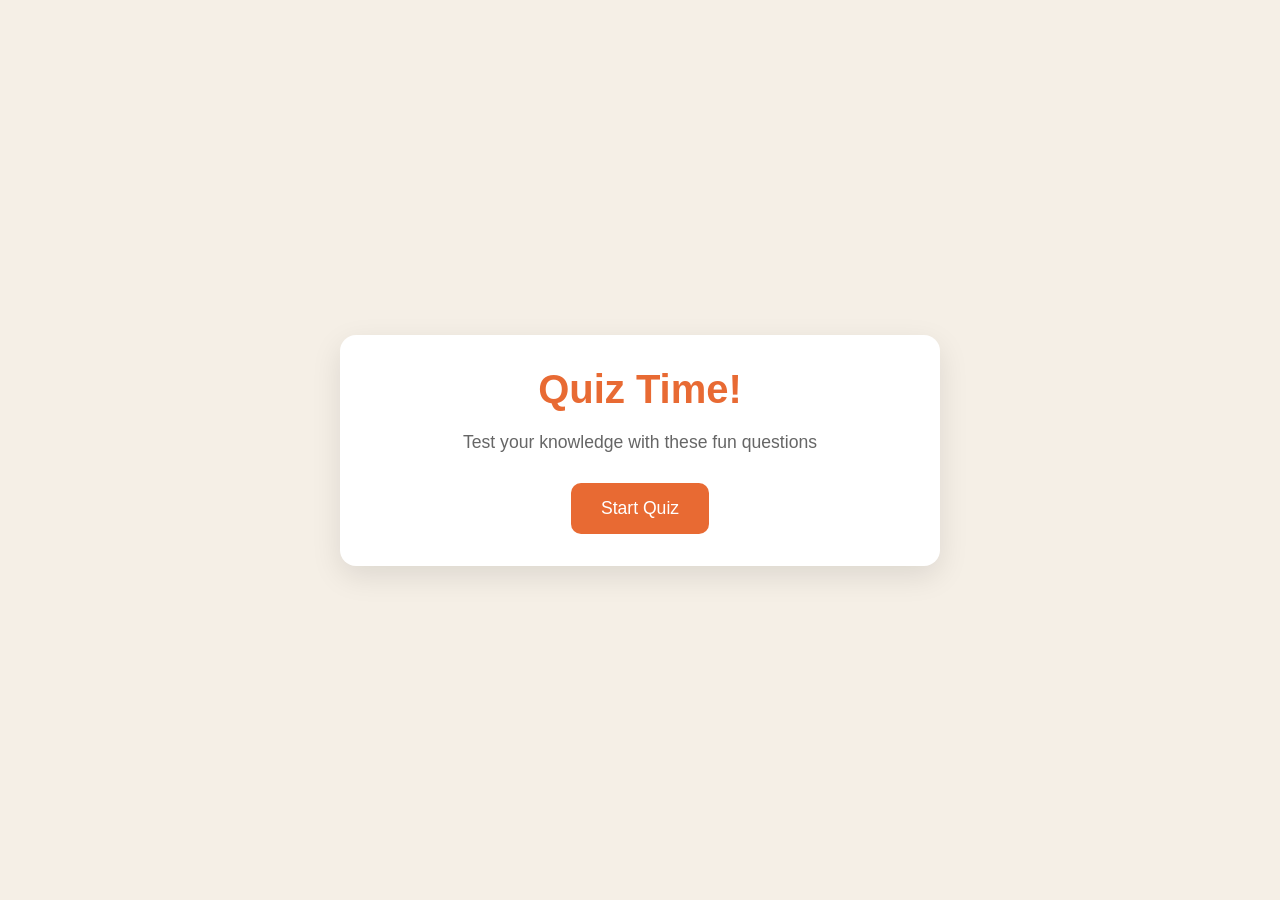
<file: 01-Quiz-Game/index.html>
<!doctype html>
<html lang="en">
  <head>
    <meta charset="UTF-8" />
    <meta name="viewport" content="width=device-width, initial-scale=1.0" />
    <title>Quiz Game</title>
    <link rel="stylesheet" href="style.css" />
  </head>
  <body>
    <div class="container">
      <div class="screen active" id="start-screen">
        <h1>Quiz Time!</h1>
        <p>Test your knowledge with these fun questions</p>
        <button id="start-btn">Start Quiz</button>
      </div>

      <div class="screen" id="quiz-screen">
        <div class="quiz-header">
          <h2 id="question-text">Question goes here</h2>
          <div class="quiz-info">
            <p>
              Question <span id="current-question">1</span> of
              <span id="total-questions">5</span>
            </p>

            <p>Score: <span id="score">0</span></p>
          </div>
        </div>

        <div id="answers-container" class="answers-container">
          <!-- Answer buttons will be insterted here from our js code later at some point -->
        </div>

        <div class="progress-bar">
          <div id="progress" class="progress"></div>
        </div>
      </div>

      <div id="result-screen" class="screen">
        <h1>Quiz Results</h1>
        <div class="result-info">
          <p>
            You scored <span id="final-score">0</span> out of
            <span id="max-score">5</span>
          </p>

          <div id="result-message">Good job!</div>
        </div>
        <button id="restart-btn">Restart Quiz</button>
      </div>
    </div>

    <script src="script.js"></script>
  </body>
</html>
</file>
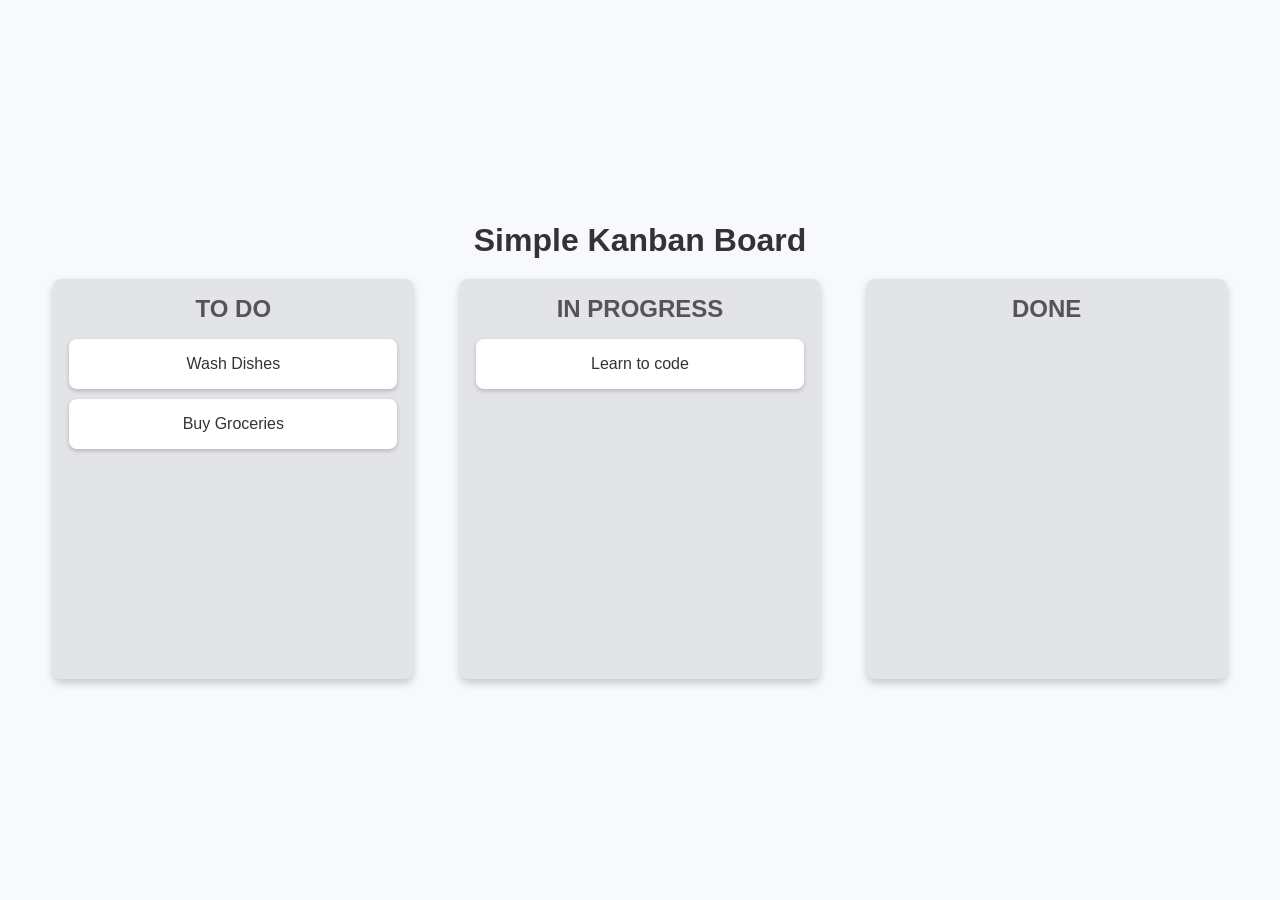
<file: 03-Drag-and-Drop/index.html>
<!doctype html>
<html lang="en">
  <head>
    <meta charset="UTF-8" />
    <meta name="viewport" content="width=device-width, initial-scale=1.0" />
    <link rel="stylesheet" href="style.css" />
    <title>Drag and Drop</title>
  </head>
  <body>
    <div class="container">
      <h1>Simple Kanban Board</h1>

      <div class="board">
        <!-- List 1 -->
        <div class="list" id="list1">
          <h2>TO DO</h2>
          <div class="card" draggable="true" id="card1">Wash Dishes</div>
          <div class="card" draggable="true" id="card2">Buy Groceries</div>
        </div>

        <!-- List 2 -->
        <div class="list" id="list2">
          <h2>IN PROGRESS</h2>
          <div class="card" draggable="true" id="card3">Learn to code</div>
        </div>

        <!-- List 3 -->
        <div class="list" id="list3">
          <h2>DONE</h2>
          <!-- <div class="card" draggable="true" id="card4">Submit Report</div> -->
        </div>
      </div>
    </div>

    <script src="script.js"></script>
  </body>
</html>
</file>
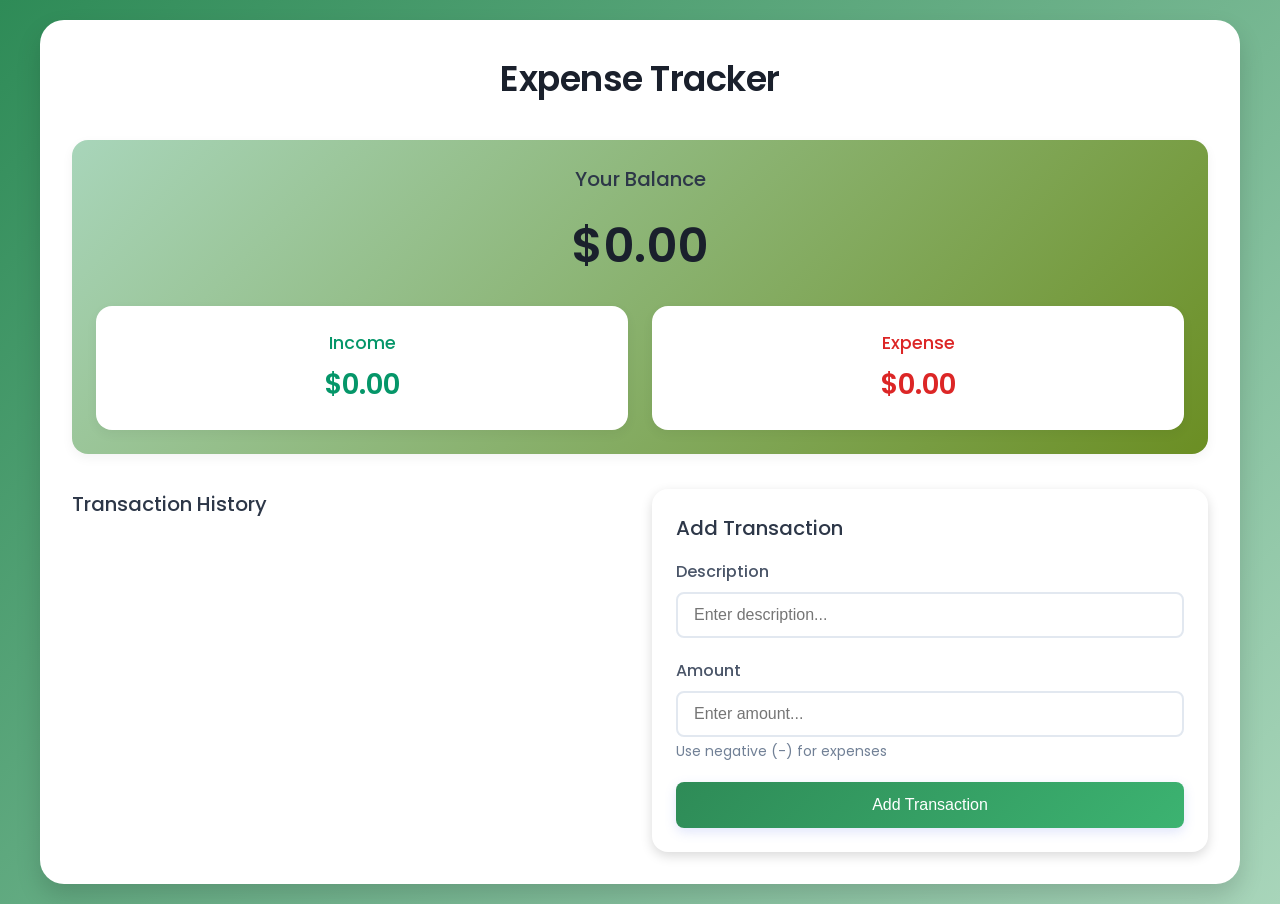
<file: 04-Expense-Tracker/index.html>
<!doctype html>
<html lang="en">
  <head>
    <meta charset="UTF-8" />
    <meta name="viewport" content="width=device-width, initial-scale=1.0" />
    <link rel="stylesheet" href="style.css" />
    <title>Expense Tracker</title>
    <link
      href="https://fonts.googleapis.com/css?family=Poppins:100,100italic,200,200italic,300,300italic,regular,italic,500,500italic,600,600italic,700,700italic,800,800italic,900,900italic"
      rel="stylesheet"
    />
  </head>
  <body>
        <div class="container">
        <h1>Expense Tracker</h1>
        <div class="balance-container">
            <h2>Your Balance</h2>
            <h1 id="balance">$0.00</h1>

            <!-- Summery -->
            <div class="summary">
                <div class="income">
                    <h3>Income</h3>
                    <p id="income-amount">$0.00</p>
                </div>
                <div class="expense">
                    <h3>Expense</h3>
                    <p id="expense-amount">$0.00</p>
                </div>
        </div>
        </div>

        <!-- Main Content -->
         <div class="main-content">
            <!-- Transaction Container -->
            <div class="transaction-container">
                <h2>Transaction History</h2>
                <ul id="transaction-list">
                    <!-- Transaction will be inserted here -->
                </ul>
            </div>
            <!-- Form Container -->
            <div class="form-container">
                <h2>Add Transaction</h2>
                <form id="transaction-form">
                    <div class="form-group">
                        <label for="description">Description</label>
                        <input type="text" id="description" placeholder="Enter description..." required />
                    </div>
                    <div class="form-group">
                        <label for="amount">Amount</label>
                        <input type="number" id="amount" placeholder="Enter amount..." required />
                        <small>Use negative (-) for expenses</small>
                    </div>
                    <button type="submit">Add Transaction</button>
                </form>
            </div>
         </div>
        
    <script src="script.js"></script>
  </body>
</html>
</file>
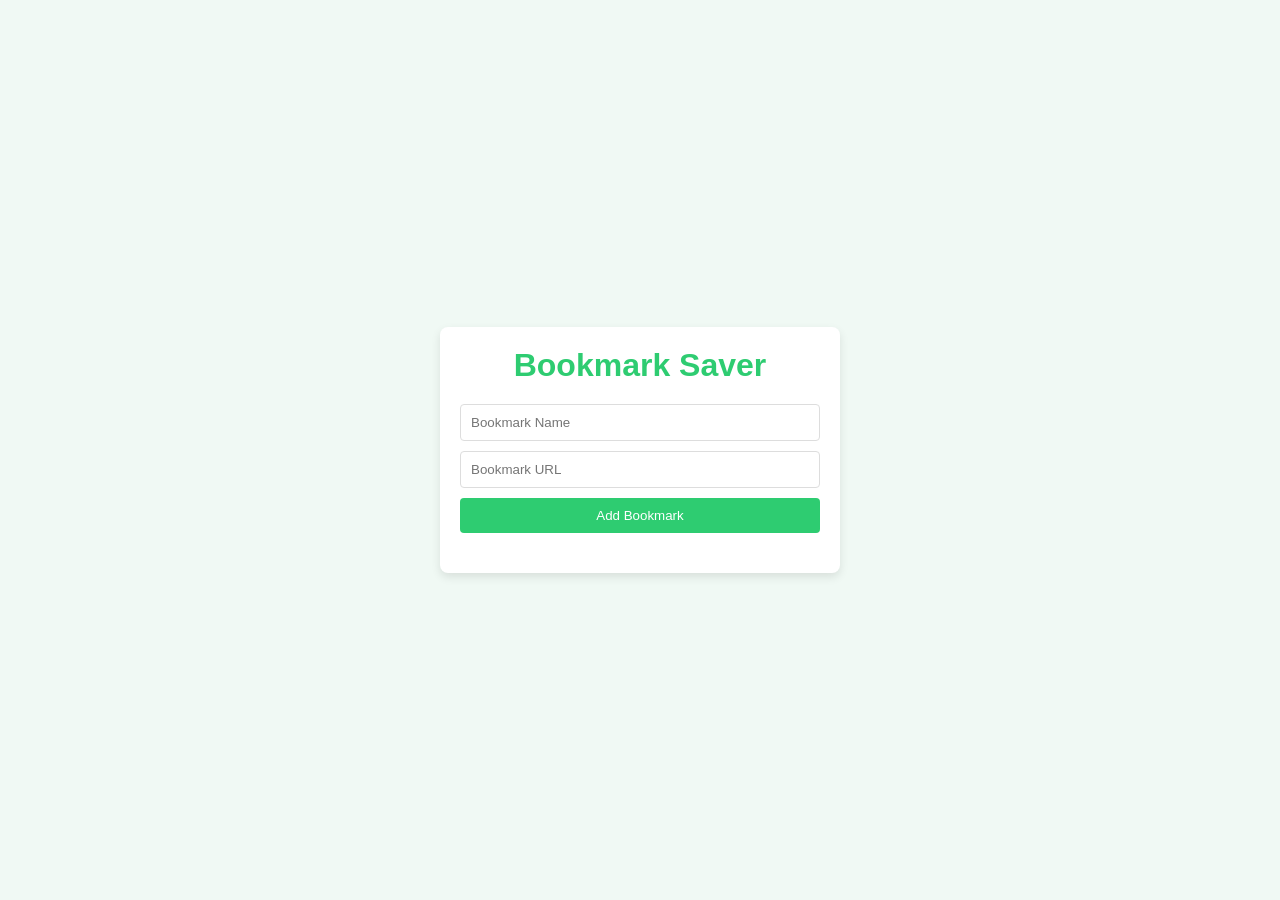
<file: 05-Bookmark-Saver/index.html>
<!doctype html>
<html lang="en">
  <head>
    <meta charset="UTF-8" />
    <meta name="viewport" content="width=device-width, initial-scale=1.0" />
    <title>Bookmark Saver</title>
    <link rel="stylesheet" href="style.css" />
  </head>
  <body>
    <div class="app-container">
      <h1>Bookmark Saver</h1>
      <div class="input-container">
        <input type="text" id="bookmark-name" placeholder="Bookmark Name" />
        <input type="url" id="bookmark-url" placeholder="Bookmark URL" />
        <button id="add-bookmark">Add Bookmark</button>
      </div>

      <ul id="bookmark-list"></ul>
    </div>

    <script src="script.js"></script>
  </body>
</html>
</file>
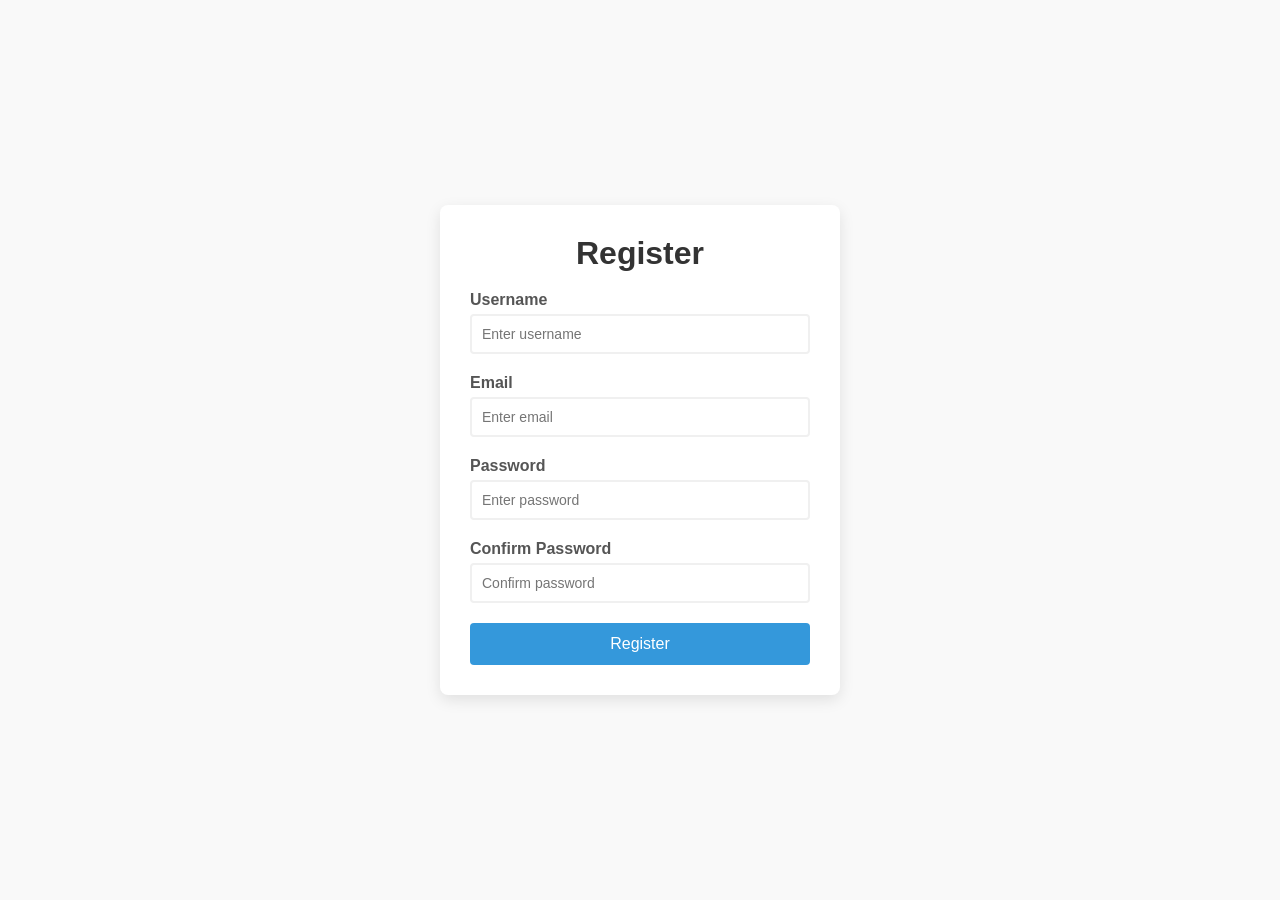
<file: 06-Form_Validator/index.html>
<!doctype html>
<html lang="en">
  <head>
    <meta charset="UTF-8" />
    <meta name="viewport" content="width=device-width, initial-scale=1.0" />
    <title>Form Validator</title>
    <link rel="stylesheet" href="style.css" />
  </head>
  <body>
    <div class="container">
      <form id="registration-form">
        <h1>Register</h1>

        <!-- username -->
        <div class="form-group">
          <label for="username">Username</label>
          <input
            type="text"
            id="username"
            name="username"
            placeholder="Enter username"
          />
          <small></small>
        </div>
        <!-- email -->
        <div class="form-group">
          <label for="email">Email</label>
          <input
            type="email"
            id="email"
            name="email"
            placeholder="Enter email"
          />
          <small></small>
        </div>
        <!-- password -->
        <div class="form-group">
          <label for="password">Password</label>
          <input
            type="password"
            id="password"
            name="password"
            placeholder="Enter password"
          />
          <small></small>
        </div>
        <!-- confirm password -->
        <div class="form-group">
          <label for="confirm-password">Confirm Password</label>
          <input
            type="password"
            id="confirm-password"
            name="confirm-password"
            placeholder="Confirm password"
          />
          <small></small>
        </div>
        <!-- submit button -->
        <button type="submit">Register</button>
      </form>
    </div>

    <script src="script.js"></script>
  </body>
</html>
</file>
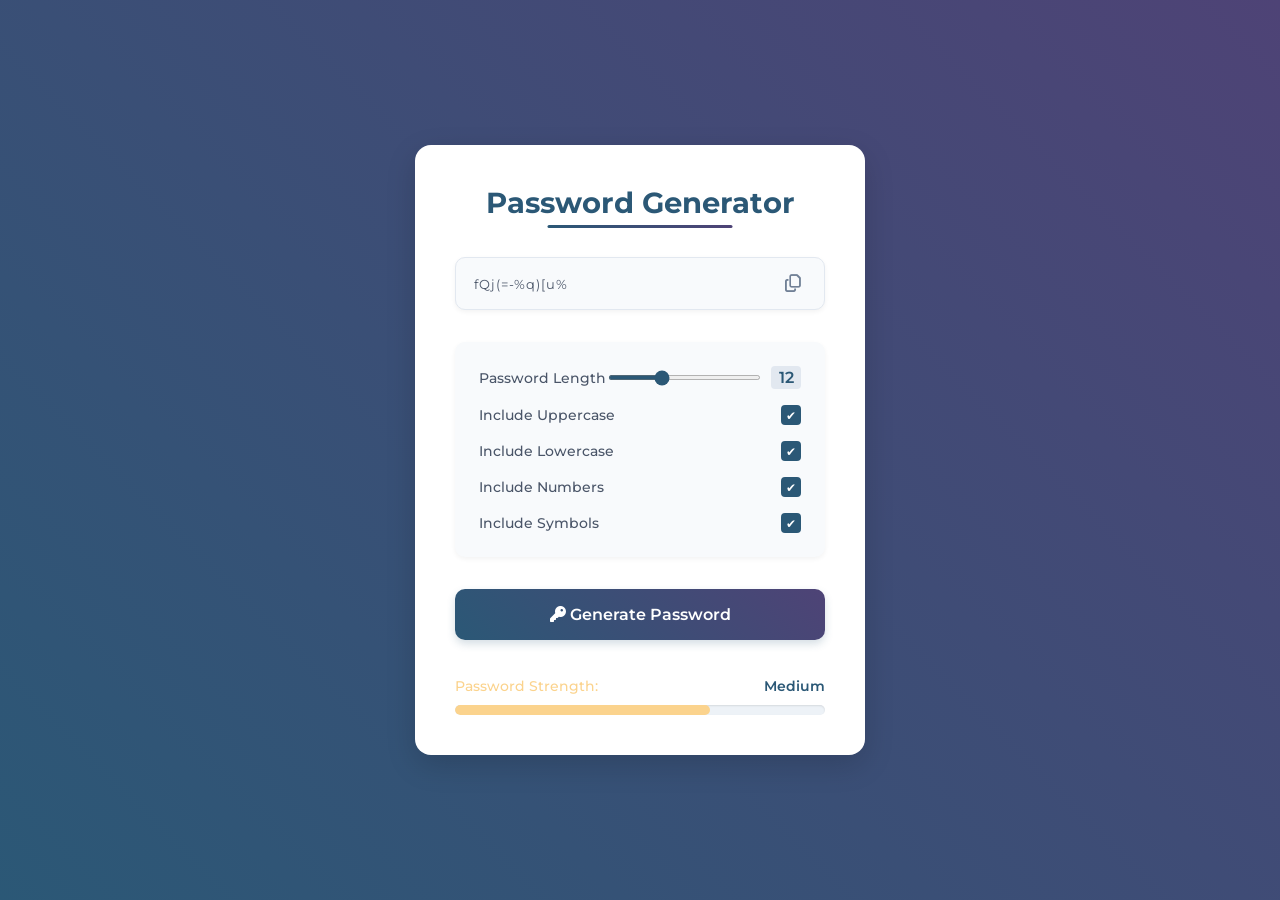
<file: 07-Password-Generator/index.html>
<!doctype html>
<html lang="en">
  <head>
    <meta charset="UTF-8" />
    <meta name="viewport" content="width=device-width, initial-scale=1.0" />
    <title>Password Generator</title>
    <link rel="stylesheet" href="style.css" />
    <link
      rel="stylesheet"
      href="https://cdnjs.cloudflare.com/ajax/libs/font-awesome/6.7.2/css/all.min.css"
      integrity="sha512-Evv84Mr4kqVGRNSgIGL/F/aIDqQb7xQ2vcrdIwxfjThSH8CSR7PBEakCr51Ck+w+/U6swU2Im1vVX0SVk9ABhg=="
      crossorigin="anonymous"
      referrerpolicy="no-referrer"
    />
  </head>
  <body>
    <div class="container">
      <h1>Password Generator</h1>

      <!-- password container -->
      <div class="password-container">
        <input type="text" readonly id="password" />
        <i class="far fa-copy" id="copy-btn" title="Copy to clipboard"></i>
      </div>

      <!-- options -->
      <div class="options">
        <!-- password length -->
        <div class="option">
          <label for="length">Password Length</label>
          <div class="range-container">
            <input type="range" id="length" min="6" max="24" value="12" />
            <span id="length-value">12</span>
          </div>
        </div>
        <!-- include uppercase -->
        <div class="option">
          <label for="uppercase">Include Uppercase</label>
          <input type="checkbox" id="uppercase" checked />
        </div>
        <!-- include lowercase -->
        <div class="option">
          <label for="lowercase">Include Lowercase</label>
          <input type="checkbox" id="lowercase" checked />
        </div>
        <!-- include numbers -->
        <div class="option">
          <label for="numbers">Include Numbers</label>
          <input type="checkbox" id="numbers" checked />
        </div>
        <!-- include symbols -->
        <div class="option">
          <label for="symbols">Include Symbols</label>
          <input type="checkbox" id="symbols" checked />
        </div>
      </div>

      <button id="generate-btn">
        <i class="fas fa-key"></i>
        Generate Password
      </button>

      <div class="strength-container">
        <p>Password Strength: <span id="strength-label">Medium</span></p>

        <div class="strength-meter">
          <div class="strength-bar"></div>
        </div>
      </div>
    </div>

    <script src="script.js"></script>
  </body>
</html>
</file>
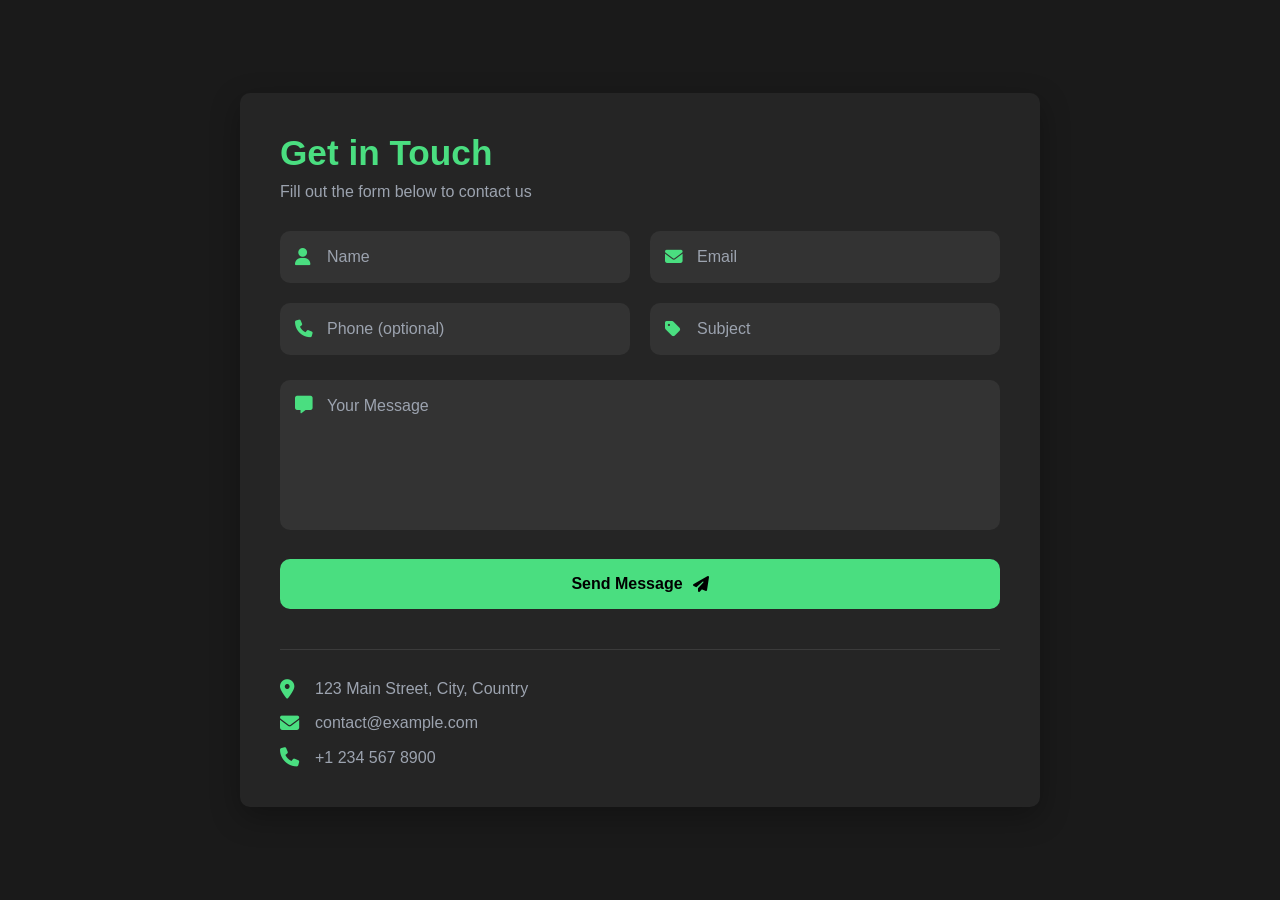
<file: 09-Contact-Form/index.html>
<!doctype html>
<html lang="en">
  <head>
    <meta charset="UTF-8" />
    <meta name="viewport" content="width=device-width, initial-scale=1.0" />
    <title>Contact Form</title>
    <link rel="stylesheet" href="style.css" />
    <link
      rel="stylesheet"
      href="https://cdnjs.cloudflare.com/ajax/libs/font-awesome/6.7.2/css/all.min.css"
      integrity="sha512-Evv84Mr4kqVGRNSgIGL/F/aIDqQb7xQ2vcrdIwxfjThSH8CSR7PBEakCr51Ck+w+/U6swU2Im1vVX0SVk9ABhg=="
      crossorigin="anonymous"
      referrerpolicy="no-referrer"
    />
  </head>
  <body>
    <div class="container">
      <div class="form-container">
        <h1>Get in Touch</h1>
        <p>Fill out the form below to contact us</p>

        <form>
          <div class="input-group">
            <div class="input-field">
              <i class="fas fa-user"></i>
              <input type="text" placeholder="Name" required />
            </div>

            <div class="input-field">
              <i class="fas fa-envelope"></i>
              <input type="email" placeholder="Email" required />
            </div>

            <div class="input-field">
              <i class="fas fa-phone"></i>
              <input type="tel" placeholder="Phone (optional)" />
            </div>

            <div class="input-field">
              <i class="fas fa-tag"></i>
              <input type="text" placeholder="Subject" required />
            </div>
          </div>

          <div class="message-field">
            <i class="fas fa-message"></i>
            <textarea placeholder="Your Message" required></textarea>
          </div>

          <button type="submit">
            <div class="btn-content">
              <span>Send Message</span>
              <i class="fas fa-paper-plane"></i>
            </div>
          </button>
        </form>

        <div class="contact-info">
          <div class="info-item">
            <i class="fas fa-map-marker-alt"></i>
            <span>123 Main Street, City, Country</span>
          </div>
          <div class="info-item">
            <i class="fas fa-envelope"></i>
            <span>contact@example.com</span>
          </div>

          <div class="info-item">
            <i class="fas fa-phone"></i>
            <span>+1 234 567 8900</span>
          </div>
        </div>
      </div>
    </div>
  </body>
</html>
</file>
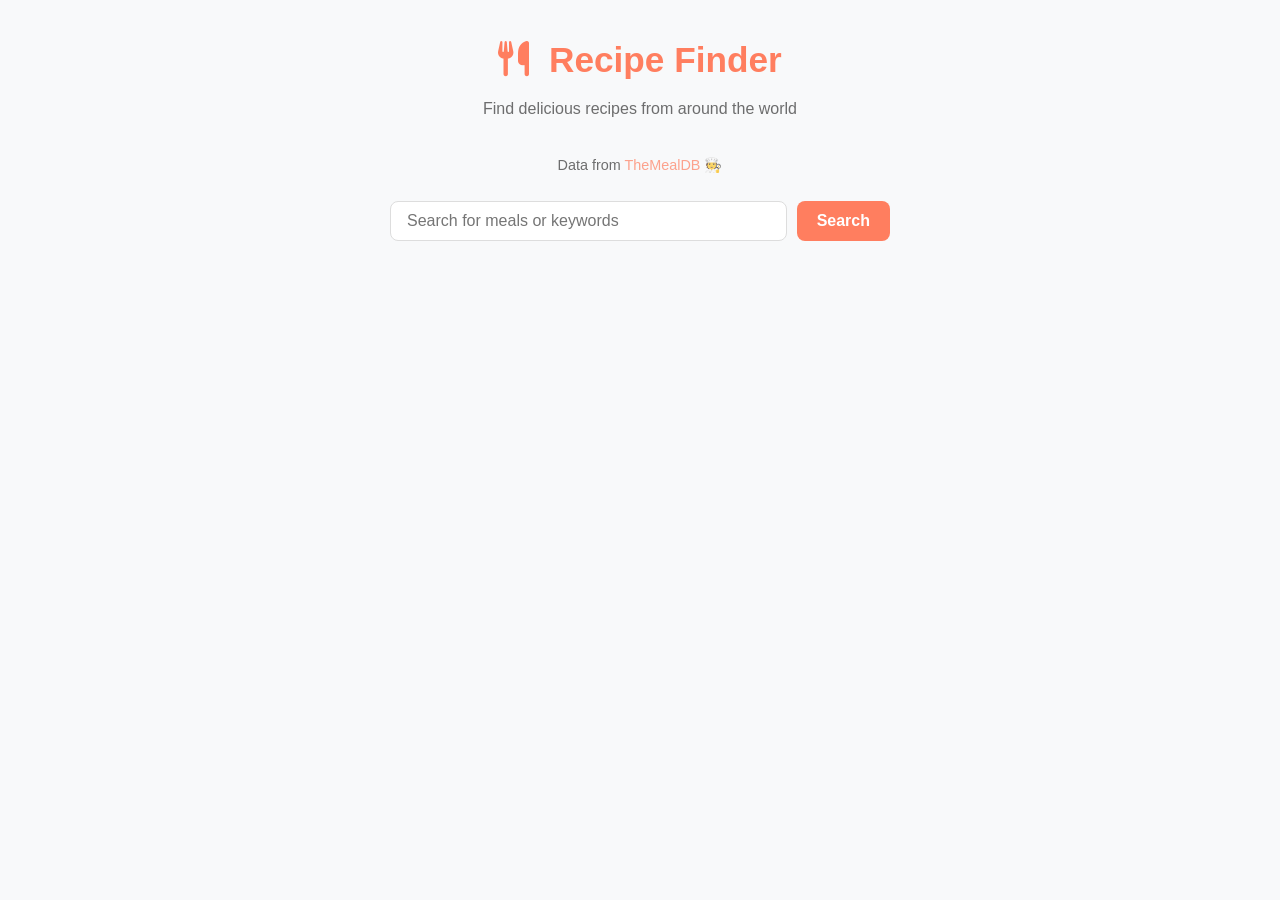
<file: 12-Recipe-Finder/index.html>
<!doctype html>
<html lang="en">
  <head>
    <meta charset="UTF-8" />
    <meta name="viewport" content="width=device-width, initial-scale=1.0" />
    <title>Recipe Finder App</title>
    <link rel="stylesheet" href="style.css" />
    <link
      rel="stylesheet"
      href="https://cdnjs.cloudflare.com/ajax/libs/font-awesome/6.7.2/css/all.min.css"
      integrity="sha512-Evv84Mr4kqVGRNSgIGL/F/aIDqQb7xQ2vcrdIwxfjThSH8CSR7PBEakCr51Ck+w+/U6swU2Im1vVX0SVk9ABhg=="
      crossorigin="anonymous"
      referrerpolicy="no-referrer"
    />
  </head>
  <body>
    <div class="container">
      <header>
        <h1><i class="fas fa-utensils"></i> Recipe Finder</h1>
        <p>Find delicious recipes from around the world</p>
      </header>

      <p class="api-link">
        Data from <a href="https://www.themealdb.com/api.php">TheMealDB 🧑‍🍳</a>
      </p>

      <div class="search-container">
        <input
          type="text"
          id="search-input"
          placeholder="Search for meals or keywords"
        />
        <button id="search-btn">Search</button>
      </div>

      <div id="error-container" class="hidden">
        <p>No meals found. Try another search term!</p>
      </div>

      <div id="result-heading"></div>

      <div id="meals" class="meals-container"></div>

      <div id="meal-details" class="hidden">
        <button id="back-btn">
          <i class="fas fa-arrow-left"></i> Back to recipes
        </button>

        <div class="meal-details-content"></div>
      </div>
    </div>

    <script src="script.js"></script>
  </body>
</html>
</file>
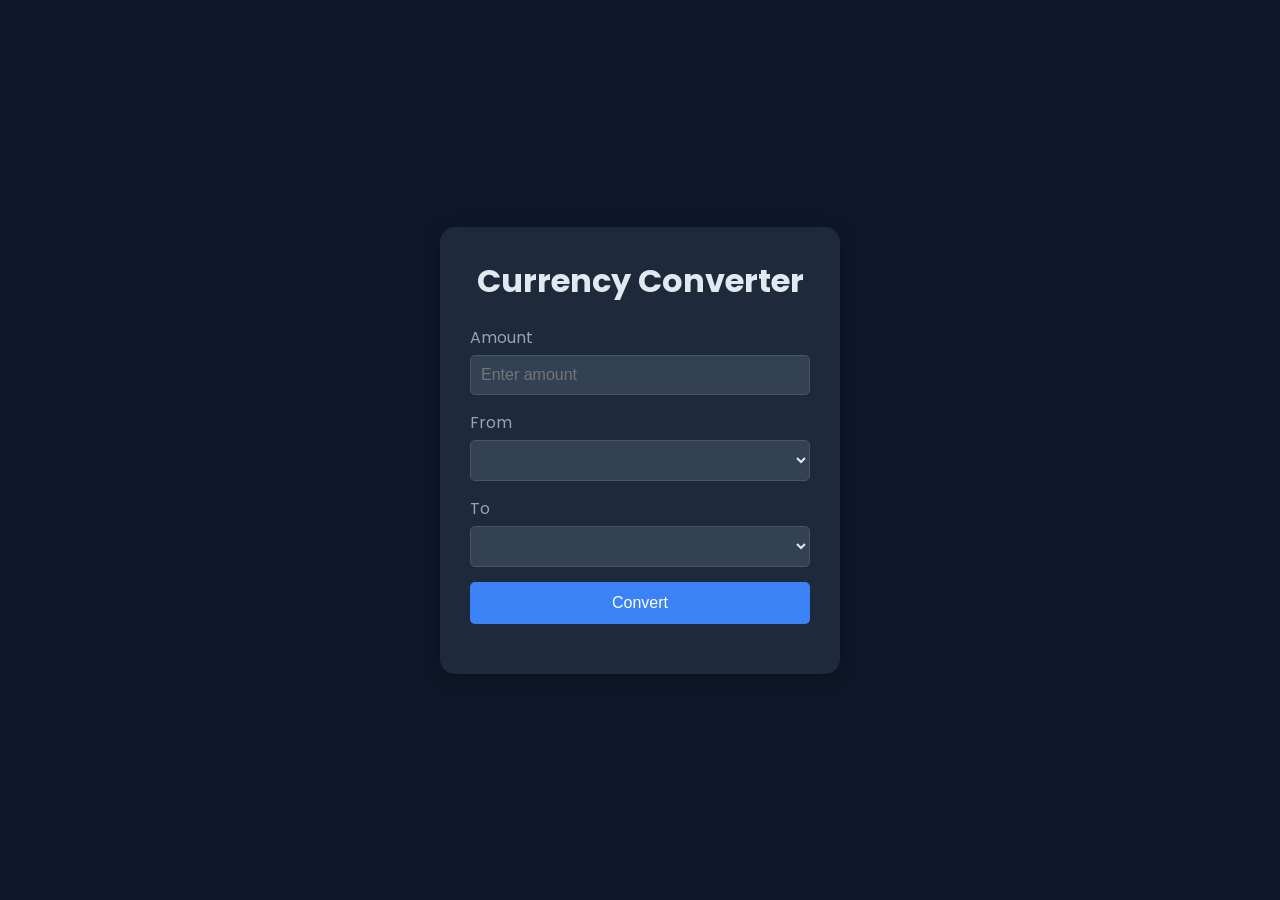
<file: 13-Currency-Converter/index.html>
<!doctype html>
<html lang="en">
  <head>
    <meta charset="UTF-8" />
    <meta name="viewport" content="width=device-width, initial-scale=1.0" />
    <title>Currency Converter</title>
    <link rel="stylesheet" href="style.css" />
    <link
      href="https://fonts.googleapis.com/css?family=Poppins:100,100italic,200,200italic,300,300italic,regular,italic,500,500italic,600,600italic,700,700italic,800,800italic,900,900italic"
      rel="stylesheet"
    />
  </head>
  <body>
    <div class="container">
      <h1>Currency Converter</h1>

      <form id="converter-form">
        <div class="form-group">
          <label for="amount"> Amount </label>
          <input
            type="number"
            id="amount"
            placeholder="Enter amount"
            required
          />
        </div>

        <div class="form-group">
          <label for="from-currency"> From </label>
          <select id="from-currency" required>
            <!-- Currency options will be inserted from the API -->
            <!-- <option value="USD">USD</option>
            <option value="EUR">EUR</option>
            <option value="GBP">GBP</option> -->
          </select>
        </div>

        <div class="form-group">
          <label for="to-currency"> To </label>
          <select id="to-currency" required>
            <!-- Currency options will be inserted from the API -->
            <!-- <option value="USD">USD</option>
            <option value="EUR">EUR</option>
            <option value="GBP">GBP</option> -->
          </select>
        </div>

        <button type="submit">Convert</button>
      </form>

      <div id="result">
        <!-- Result will be inserted here -->
      </div>
    </div>

    <script src="script.js"></script>
  </body>
</html>
</file>
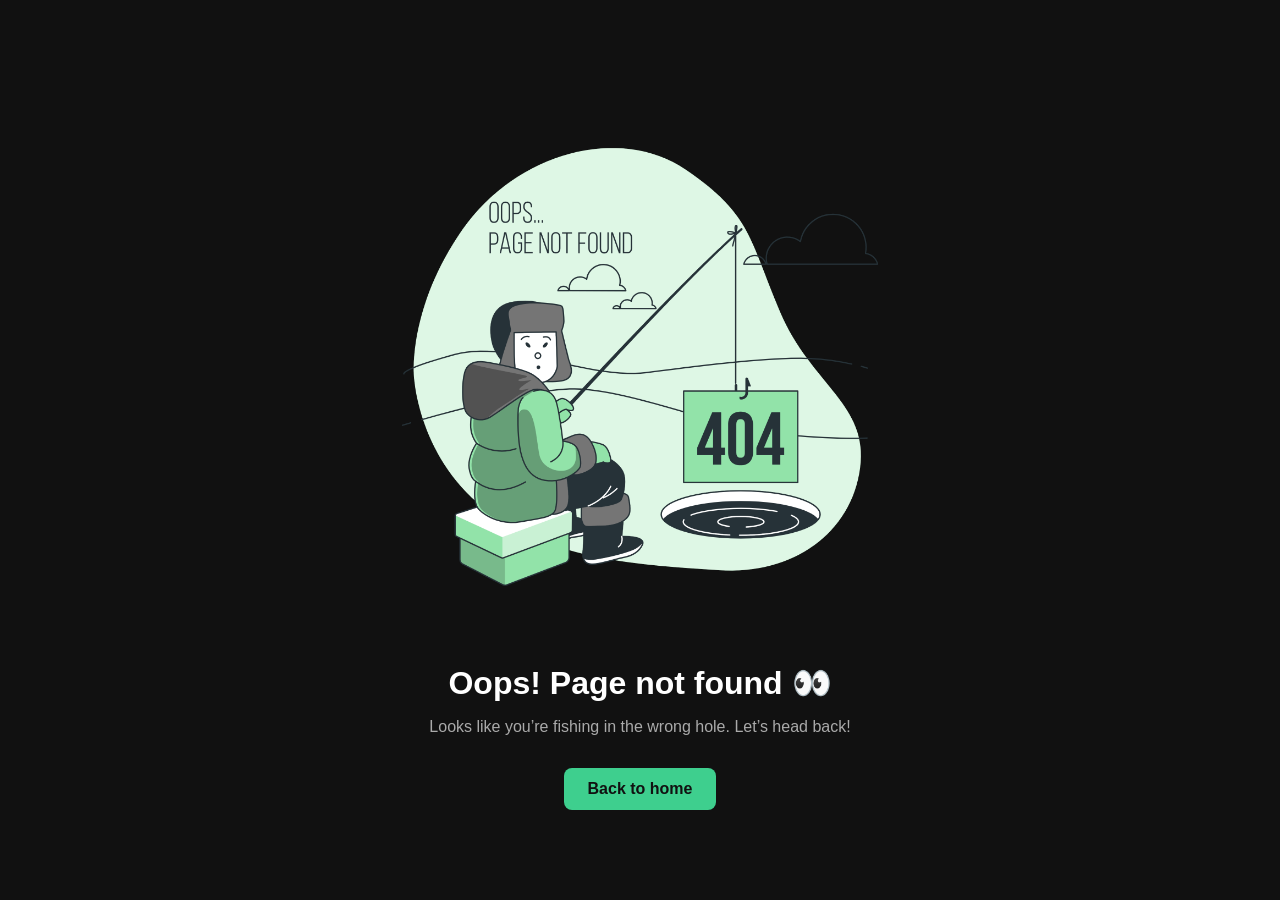
<file: 15-404-Page/index.html>
<!doctype html>
<html lang="en">
  <head>
    <meta charset="UTF-8" />
    <meta name="viewport" content="width=device-width, initial-scale=1.0" />
    <title>Custom 404 Page</title>
    <link rel="stylesheet" href="style.css" />
  </head>
  <body>
    <img src="404.png" alt="404 illustration" />
    <h1>Oops! Page not found 👀</h1>
    <p>Looks like you’re fishing in the wrong hole. Let’s head back!</p>
    <a href="#">Back to home</a>
  </body>
</html>
</file>
<file: 01-Quiz-Game/style.css>
/* Basic Reset */

* {
  margin: 0;
  padding: 0;
  box-sizing: border-box;
}

body {
  background: #f5efe6;
  display: flex;
  justify-content: center;
  align-items: center;
  min-height: 100vh;
  padding: 1rem;
  font-family: sans-serif;
}

.container {
  background-color: white;
  border-radius: 1rem;
  box-shadow: 0 10px 30px rgba(0, 0, 0, 0.1);
  width: 100%;
  max-width: 600px;
  overflow: hidden;
  position: relative;
}

/* SCREENS */
.screen {
  display: none;
  padding: 2rem;
  text-align: center;
}

.screen.active {
  display: block;
}

/* START SCREEN */

#start-screen h1 {
  color: #e86a33;
  margin-bottom: 20px;
  font-size: 2.5rem;
}

#start-screen p {
  color: #666;
  margin-bottom: 30px;
  font-size: 1.1rem;
}

.quiz-header {
  margin-bottom: 1rem;
}

#question-text {
  color: #333;
  font-size: 1.5rem;
  margin-bottom: 1rem;
  line-height: 1.4;
}

.quiz-info {
  display: flex;
  justify-content: space-between;
  color: #666;
  margin-bottom: 10px;
}

.answers-container {
  display: flex;
  flex-direction: column;
  gap: 10px;
  margin-bottom: 25px;
}

.answer-btn {
  background-color: #f8f0e5;
  color: #333;
  border: 2px solid #eadbc8;
  border-radius: 10px;
  padding: 1rem;
  cursor: pointer;
  text-align: left;
  transition: all 0.3s ease;
}

.answer-btn:hover {
  background-color: #eadbc8;
  border-color: #dac0ae;
}

.answer-btn.correct {
  background-color: #e6fff0;
  border-color: #a3f0c4;
  color: #28a745;
}

.answer-btn.incorrect {
  background-color: #fff0f0;
  border-color: #ffbdbd;
  color: #dc3545;
}

.progress-bar {
  height: 10px;
  background-color: #f8f0e5;
  border-radius: 5px;
  overflow: hidden;
  margin-top: 20px;
}

.progress {
  height: 100%;
  background-color: #e86a33;
  width: 0%;
  transition: width 0.3s ease;
}

/* RESULT SCREEN */

#result-screen h1 {
  color: #e86a33;
  margin-bottom: 30px;
}

.result-info {
  background-color: #f8f0e5;
  border-radius: 10px;
  padding: 20px;
  margin-bottom: 30px;
}

.result-info p {
  font-size: 1.2rem;
  color: #333;
  margin-bottom: 1rem;
}

#result-message {
  font-size: 1.5rem;
  font-weight: 600;
  color: #e86a33;
}

button {
  background-color: #e86a33;
  color: white;
  border: none;
  border-radius: 10px;
  padding: 15px 30px;
  font-size: 1.1rem;
  cursor: pointer;
  transition: background-color 0.3s ease;
}

button:hover {
  background-color: #d45b28;
}

/* RESPONSIVE DESIGN */
@media (max-width: 500px) {
  /* when we hit 500px and below, implement the styles below */

  .screen {
    padding: 1rem;
  }

  #start-screen h1 {
    font-size: 2rem;
  }

  #question-text {
    font-size: 1.3rem;
  }

  .answer-btn {
    padding: 12px;
  }

  button {
    padding: 12px 25px;
    font-size: 1rem;
  }
}
</file>
<file: 03-Drag-and-Drop/style.css>
/* Reset styles */
* {
  margin: 0;
  padding: 0;
  box-sizing: border-box;
}

body {
  font-family: sans-serif;
  background-color: #f7f9fc;
  display: flex;
  justify-content: center;
  align-items: center;
  min-height: 100vh;
}

.container {
  text-align: center;
  width: 100%;
  padding: 1.5rem;
}

h1 {
  color: #333;
  margin-bottom: 20px;
  font-size: 2rem;
}

.board {
  display: flex;
  justify-content: space-around;
  align-items: flex-start;
  width: 100%;
  max-width: 1200px;
  margin: 0 auto;
  gap: 20px;
}

.list {
  background-color: #e3e4e8;
  padding: 1rem;
  border-radius: 8px;
  width: 30%;
  min-height: 400px;
  box-shadow: 0 4px 8px rgba(0, 0, 0, 0.2);
}

.list h2 {
  color: #555;
  margin-bottom: 1rem;
  font-size: 1.5rem;
}

.card {
  background-color: white;
  color: #333;
  padding: 1rem;
  margin-bottom: 10px;
  border-radius: 8px;
  cursor: grab;
  box-shadow: 0 2px 4px rgba(0, 0, 0, 0.2);
  transition:
    transform 0.2s,
    box-shadow 0.2s;
}

.card:active {
  cursor: grabbing;
  transform: scale(1.05);
  box-shadow: 0 4px 8px rgba(0, 0, 0, 0.2);
}

.list.over {
  background-color: #d1d3d8;
}

@media (max-width: 768px) {
  .board {
    flex-direction: column;
    align-items: center;
  }

  .list {
    width: 80%;
    margin-bottom: 20px;
  }
}
</file>
<file: 04-Expense-Tracker/style.css>
/* Reset CSS */
* {
  margin: 0;
  padding: 0;
  box-sizing: border-box;
}

body {
  background: linear-gradient(135deg, #2e8b57, #a8d5ba);
  min-height: 100vh;
  font-family: "Poppins", sans-serif;
  display: flex;
  justify-content: center;
  align-items: center;
  padding: 20px;
  color: #2d3436;
}

.container {
  width: 100%;
  max-width: 1200px;
  background-color: #fff;
  padding: 2rem;
  border-radius: 24px;
  box-shadow: 0 12px 24px rgba(0, 0, 0, 0.15);
}

h1 {
  text-align: center;
  margin-bottom: 35px;
  color: #1a202c;
  font-size: 2.2rem;
  font-weight: 600;
  letter-spacing: -0.5px;
}

h2 {
  color: #2d3748;
  font-size: 1.25rem;
  margin-bottom: 1rem;
  font-weight: 500;
}

.balance-container {
  text-align: center;
  margin-bottom: 35px;
  padding: 24px;
  background: linear-gradient(135deg, #a8d5ba, #6b8e23);
  border-radius: 1rem;
  box-shadow: 0 4px 12px rgba(0, 0, 0, 0.05);
}

.balance-container h1 {
  font-size: 3rem;
  margin: 15px 0;
}

.summary {
  display: grid;
  grid-template-columns: 1fr 1fr;
  gap: 24px;
  margin-top: 24px;
}

.main-content {
  display: grid;
  grid-template-columns: 1fr 1fr;
  gap: 24px;
}

.income,
.expense {
  background-color: #fff;
  padding: 24px;
  border-radius: 1rem;
  box-shadow: 0 4px 12px rgba(0, 0, 0, 0.05);
  transition: transform 0.2s ease;
}
.income:hover,
.expense:hover {
  transform: translateY(-2px);
}

.income h3 {
  color: #059669;
  font-size: 1.1rem;
  font-weight: 500;
}
.expense h3 {
  color: #dc2626;
  font-size: 1.1rem;
  font-weight: 500;
}

.income p,
.expense p {
  /* color: #059669; */
  font-size: 1.75rem;
  margin-top: 8px;
  font-weight: 600;
}
.income p {
  color: #059669;
}
.expense p {
  color: #dc2626;
}

.transaction-container {
  height: 100%;
  display: flex;
  flex-direction: column;
}

#transaction-list {
  list-style: none;
  max-height: 500px;
  overflow-y: auto;
  padding-right: 8px;
  flex-grow: 1;
}
/* TODO: show and explain this in a second */

#transaction-list::-webkit-scrollbar {
  width: 8px;
}
#transaction-list::-webkit-scrollbar-track {
  /* track is the background of the scrollbar */
  background-color: #f1f1f1;
  border-radius: 4px;
}

#transaction-list::-webkit-scrollbar-thumb {
  /* thumb is the dragable part of the scrollbar */
  background-color: #cbd5e0;
  border-radius: 4px;
}

#transaction-list::-webkit-scrollbar-thumb:hover {
  /* thumb is the dragable part of the scrollbar */
  background-color: #a0aec0;
}

.transaction {
  display: flex;
  justify-content: space-between;
  align-items: center;
  padding: 1rem 1.2rem;
  margin-bottom: 12px;
  border-radius: 12px;
  background-color: #fff;
  box-shadow: 0 2px 8px rgba(0, 0, 0, 0.05);
  transition: all 0.2s ease;
  border-right: 5px solid;
  animation: slideIn 0.3s ease;
}

@keyframes slideIn {
  from {
    opacity: 0;
    transform: translateX(-20px);
  }
  to {
    opacity: 1;
    transform: translateX(0);
  }
}

.transaction:hover {
  transform: translateY(4px);
  box-shadow: 0 4px 12px rgba(0, 0, 0, 0.1);
}

.transaction.income {
  border-right-color: #059669;
}
.transaction.expense {
  border-right-color: #dc2626;
}

.transaction .delete-btn {
  background: none;
  border: none;
  color: #dc2626;
  font-size: 1.4rem;
  cursor: pointer;
  transition: all 0.2s ease;
  padding: 4px 8px;
  border-radius: 4px;
  margin-left: 12px;
}

.transaction:hover .delete-btn {
  opacity: 1;
}

.transaction .delete-btn:hover {
  background-color: #fee2e2;
  transform: scale(1.1);
}

.form-container {
  background-color: linear-gradient(135deg, #f6f8fb, #f1f4f8);
  padding: 24px;
  border-radius: 1rem;
  box-shadow: 0 4px 12px rgba(0, 0, 0, 0.15);
  height: 100%;
  display: flex;
  flex-direction: column;
}

.form-container form {
  height: 100%;
  display: flex;
  flex-direction: column;
}
.form-group {
  margin-bottom: 20px;
}

label {
  display: block;
  margin-bottom: 8px;
  color: #4a5568;
  font-weight: 500;
}

input {
  width: 100%;
  padding: 12px 16px;
  border: 2px solid #e2e8f0;
  border-radius: 8px;
  font-size: 1rem;
  transition: all 0.2s ease;
  background-color: white;
}

input:focus {
  outline: none;
  border-color: #667eea;
  box-shadow: 0 0 0 3px rgba(102, 126, 234, 0.1);
}

input:hover {
  border-color: #718096;
}

small {
  color: #718096;
  font-size: 0.875rem;
  margin-top: 4px;
  display: block;
}

button[type="submit"] {
  width: 100%;
  padding: 14px;
  background: linear-gradient(135deg, #2e8b57 0%, #3cb371 100%);
  color: white;
  border: none;
  border-radius: 8px;
  cursor: pointer;
  font-size: 1rem;
  font-weight: 500;
  transition: all 0.2s ease;
  box-shadow: 0 4px 12px rgba(102, 126, 234, 0.2);
  margin-top: auto;
}

button[type="submit"]:hover {
  transform: translateY(-2px);
  box-shadow: 0 6px 16px rgba(102, 126, 234, 0.3);
}

button[type="submit"]:active {
  transform: translateY(0);
}

/* Media Queries */
@media (max-width: 900px) {
  .main-content {
    grid-template-columns: 1fr;
  }
  #transaction-list {
    max-height: 300px;
  }
}

/* Media Queries for Mobile Devices */
@media (max-width: 480px) {
  .container {
    padding: 24px;
  }
  .summary {
    grid-template-columns: 1fr;
    gap: 16px;
  }
  .balance-container h1 {
    font-size: 2.5rem;
  }
  .income p,
  .expense p {
    font-size: 1.5rem;
  }
  .transaction {
    padding: 14px 16px;
  }
  h1 {
    font-size: 1.8rem;
  }
}
</file>
<file: 05-Bookmark-Saver/style.css>
* {
  margin: 0;
  padding: 0;
  box-sizing: border-box;
}

body {
  font-family: sans-serif;
  background-color: #f0f9f4;
  color: #333;
  display: flex;
  justify-content: center;
  align-items: center;
  height: 100vh;
}

.app-container {
  background-color: #fff;
  padding: 20px;
  border-radius: 8px;
  box-shadow: 0 4px 10px rgba(0, 0, 0, 0.1);
  max-width: 400px;
  width: 90%;
  text-align: center;
}

h1 {
  color: #2ecc71;
  margin-bottom: 20px;
}

.input-container {
  display: flex;
  flex-direction: column;
  gap: 10px;
  margin-bottom: 20px;
}

input {
  padding: 10px;
  border-radius: 4px;
  border: 1px solid #ddd;
}

button {
  padding: 10px;
  background-color: #2ecc71;
  color: white;
  border: none;
  border-radius: 4px;
  cursor: pointer;
  transition: background-color 0.3s ease;
}

button:hover {
  background-color: #27ae60;
}

#bookmark-list {
  list-style: none;
  padding: 0;
}

#bookmark-list li {
  background-color: #f9f9f9;
  padding: 10px;
  border: 1px solid #ddd;
  border-radius: 4px;
  margin-bottom: 10px;
  display: flex;
  justify-content: space-between;
  align-items: center;
}

#bookmark-list a {
  color: #2ecc71;
  text-decoration: none;
}

#bookmark-list button {
  background-color: #e74c3c;
  padding: 5px 10px;
}

#bookmark-list button:hover {
  background-color: #c0392b;
}
</file>
<file: 06-Form_Validator/style.css>
/* Basic Reset */
* {
  margin: 0;
  padding: 0;
  box-sizing: border-box;
}

body {
  background-color: #f9f9f9;
  font-family: sans-serif;
  display: flex;
  justify-content: center;
  align-items: center;
  min-height: 100vh;
}

.container {
  background-color: #fff;
  padding: 30px;
  border-radius: 8px;
  box-shadow: 0 5px 15px rgba(0, 0, 0, 0.1);
  width: 100%;
  max-width: 400px;
  overflow: hidden;
}

h1 {
  text-align: center;
  margin-bottom: 1.2rem;
  color: #333;
}

.form-group {
  margin-bottom: 20px;
  position: relative;
}
label {
  display: block;
  margin-bottom: 5px;
  color: #555;
  font-weight: bold;
}

input {
  border: 2px solid #f0f0f0;
  border-radius: 4px;
  display: block;
  width: 100%;
  padding: 10px;
  font-size: 14px;
  transition: border-color 0.3s ease;
}

input:focus {
  outline: none;
  border-color: #3498db;
}
small {
  visibility: hidden;
  position: absolute;
  bottom: -18px;
  left: 0;
  font-size: 12px;
}

button {
  cursor: pointer;
  background-color: #3498db;
  border: none;
  color: #fff;
  display: block;
  font-size: 1rem;
  margin-top: 20px;
  padding: 12px;
  border-radius: 4px;
  width: 100%;
  transition: background-color 0.3s ease;
}
button:hover {
  background-color: #2980b9;
}

.form-group.error input {
  border-color: #e74c3c;
}
.form-group.success input {
  border-color: #2ecc71;
}
.form-group.error small {
  visibility: visible;
  color: #e74c3c;
}
</file>
<file: 07-Password-Generator/style.css>
@import url(https://fonts.googleapis.com/css?family=Montserrat:100,200,300,regular,500,600,700,800,900,100italic,200italic,300italic,italic,500italic,600italic,700italic,800italic,900italic);

:root {
  --primary-color: #2b5876;
  --secondary-color: #4e4376;
  --weak-color: #fc8181;
  --medium-color: #fbd38d;
  --strong-color: #68d391;
}

* {
  margin: 0;
  padding: 0;
  box-sizing: border-box;
  font-family: "Montserrat", sans-serif;
}

body {
  background: linear-gradient(
    45deg,
    var(--primary-color),
    var(--secondary-color)
  );
  min-height: 100vh;
  display: flex;
  justify-content: center;
  align-items: center;
  color: #333;
  padding: 20px;
}

.container {
  background-color: #fff;
  padding: 2.5rem;
  border-radius: 1rem;
  box-shadow: 0 10px 30px rgba(0, 0, 0, 0.15);
  width: 90%;
  max-width: 450px;
}

h1 {
  text-align: center;
  margin-bottom: 1.8rem;
  color: var(--primary-color);
  font-size: 1.8rem;
  font-weight: 700;
  position: relative;
  padding-bottom: 0.5rem;
}

h1::after {
  content: "";
  position: absolute;
  bottom: 0;
  left: 50%;
  transform: translateX(-50%);
  width: 50%;
  height: 3px;
  background: linear-gradient(
    90deg,
    var(--primary-color),
    var(--secondary-color)
  );
  border-radius: 2px;
}

.password-container {
  margin-bottom: 2rem;
  background-color: #f8fafc;
  border-radius: 10px;
  border: 1px solid #e2e8f0;
  overflow: hidden;
  box-shadow: 0 2px 5px rgba(0, 0, 0, 0.05);
  display: flex;
  align-items: center;
  justify-content: space-between;
  padding: 0 1rem 0 0;
}

#password {
  width: 100%;
  padding: 1.1rem;
  padding-right: 50px;
  border: none;
  background: transparent;
  color: #4a5568;
  letter-spacing: 1px;
  outline: none;
  border-radius: 10px;
}

#copy-btn {
  cursor: pointer;
  color: #718096;
  font-size: 1.1rem;
  width: 35px;
  height: 35px;
  display: flex;
  align-items: center;
  justify-content: center;
  border-radius: 50%;
}

#copy-btn:hover {
  color: var(--primary-color);
}

.options {
  margin-bottom: 2rem;
  background-color: #f8fafc;
  padding: 1.5rem;
  border-radius: 10px;
  box-shadow: 0 2px 5px rgba(0, 0, 0, 0.05);
}

.option {
  display: flex;
  justify-content: space-between;
  align-items: center;
  margin-bottom: 1rem;
}

.option:last-child {
  margin-bottom: 0;
}

.option label {
  font-size: 0.9rem;
  color: #4a5568;
  font-weight: 500;
}

.range-container {
  display: flex;
  align-items: center;
  gap: 10px;
  width: 60%;
}

input[type="range"] {
  accent-color: var(--primary-color);
  height: 5px;
  cursor: pointer;
  flex: 1;
}

input[type="checkbox"] {
  width: 20px;
  height: 20px;
  border: 2px solid var(--primary-color);
  appearance: none;
  border-radius: 4px;
  cursor: pointer;
  outline: none;
  position: relative;
  transition: all 0.3s;
}

input[type="checkbox"]:checked {
  background-color: var(--primary-color);
}

input[type="checkbox"]:checked::after {
  content: "\2714";
  position: absolute;
  color: white;
  left: 50%;
  top: 50%;
  transform: translate(-50%, -50%);
  font-size: 12px;
}

#length-value {
  font-weight: 600;
  color: var(--primary-color);
  width: 30px;
  text-align: center;
  background: #e2e8f0;
  border-radius: 4px;
  padding: 2px 5px;
}

button {
  width: 100%;
  padding: 1rem;
  background: linear-gradient(
    45deg,
    var(--primary-color),
    var(--secondary-color)
  );
  color: white;
  border: none;
  border-radius: 10px;
  font-size: 1rem;
  font-weight: 600;
  cursor: pointer;
  transition: all 0.3s;
  margin-bottom: 1.5rem;
  box-shadow: 0 4px 8px rgba(43, 88, 118, 0.2);
}

button:hover {
  transform: translateY(-2px);
}

button:active {
  transform: translateY(0);
}

.strength-container {
  margin-top: 0.8rem;
}

.strength-container p {
  font-size: 0.9rem;
  color: #4a5568;
  margin-bottom: 0.6rem;
  display: flex;
  justify-content: space-between;
  font-weight: 500;
}

#strength-label {
  color: var(--primary-color);
  font-weight: 600;
}

.strength-meter {
  height: 10px;
  background-color: #edf2f7;
  border-radius: 5px;
  margin-top: 0.5rem;
  overflow: hidden;
  box-shadow: inset 0 1px 2px rgba(0, 0, 0, 0.1);
}

.strength-bar {
  height: 100%;
  width: 0;
  min-width: 5%;
  background-color: var(--weak-color);
  transition: all 0.3s ease;
  border-radius: 5px;
}

@media (max-width: 768px) {
  .container {
    width: 95%;
    padding: 1.8rem;
  }

  h1 {
    font-size: 1.6rem;
  }

  .option label {
    font-size: 0.9rem;
  }
}
</file>
<file: 09-Contact-Form/style.css>
* {
  padding: 0;
  margin: 0;
  box-sizing: border-box;
  font-family: sans-serif;
}

:root {
  --primay-color: #4ade80;
  --primay-dark: #22c55e;
  --bg-dark: #1a1a1a;
  --text-light: #f3f4f6;
  --text-gray: #9ca3af;
  --card-bg: #252525;
  --input-bg: #333;
  --border-radius: 10px;
}

body {
  background-color: var(--bg-dark);
  color: var(--text-light);
  min-height: 100vh;
  display: flex;
  justify-content: center;
  align-items: center;
  padding: 30px 15px;
}

.container {
  width: 100%;
  max-width: 800px;
}

.form-container {
  background-color: var(--card-bg);
  border-radius: var(--border-radius);
  padding: 40px;
  box-shadow: 0 10px 30px rgba(0, 0, 0, 0.3);
  animation: fadeIn 0.5s ease-out;
}

@keyframes fadeIn {
  from {
    opacity: 0;
    transform: translateY(20px);
  }
  to {
    opacity: 1;
    transform: translateY(0);
  }
}

h1 {
  color: var(--primay-color);
  font-size: 2.2rem;
  margin-bottom: 10px;
}

p {
  margin-bottom: 30px;
  color: var(--text-gray);
}

.input-group {
  display: grid;
  grid-template-columns: repeat(auto-fit, minmax(240px, 1fr));
  gap: 20px;
  margin-bottom: 25px;
}

.input-field {
  position: relative;
}

.message-field {
  position: relative;
}

.input-field i,
.message-field i {
  position: absolute;
  top: 50%;
  left: 15px;
  transform: translateY(-50%);
  color: var(--primay-color);
  font-size: 1.1rem;
}

.message-field i {
  top: 25px;
}

input,
textarea {
  width: 100%;
  padding: 15px 15px 15px 45px;
  background-color: var(--input-bg);
  border: 2px solid transparent;
  border-radius: var(--border-radius);
  color: var(--text-light);
  font-size: 1rem;
  transition: all 0.3s ease;
}

textarea {
  height: 150px;
  resize: none;
  margin-bottom: 25px;
}

input:focus,
textarea:focus {
  border-color: var(--primay-color);
  outline: none;
  box-shadow: 0 0 0 3px rgba(74, 222, 128, 0.2);
}

input::placeholder,
textarea::placeholder {
  color: var(--text-gray);
}

button {
  background-color: var(--primay-color);
  color: #000;
  font-weight: 600;
  font-size: 1rem;
  border: none;
  border-radius: var(--border-radius);
  padding: 16px 30px;
  cursor: pointer;
  width: 100%;
  transition: all 0.3s ease;
}

button:hover {
  background-color: var(--primay-dark);
  transform: translateY(-2px);
  box-shadow: 0 5px 15px rgba(74, 222, 128, 0.3);
}

button:active {
  transform: translateY(0);
}

.btn-content {
  display: flex;
  justify-content: center;
  align-items: center;
  gap: 10px;
}

.contact-info {
  margin-top: 40px;
  padding-top: 30px;
  border-top: 1px solid rgb(255, 255, 255, 0.1);
  display: flex;
  flex-direction: column;
  gap: 15px;
}

.info-item {
  display: flex;
  align-items: center;
  gap: 15px;
}

.info-item i {
  color: var(--primay-color);
  font-size: 1.2rem;
  width: 20px;
}

.info-item span {
  color: var(--text-gray);
}

@media (max-width: 600px) {
  .form-container {
    padding: 25px;
  }

  h1 {
    font-size: 1.8rem;
  }

  .input-group {
    grid-template-columns: 1fr;
  }
}
</file>
<file: 12-Recipe-Finder/style.css>
* {
  margin: 0;
  padding: 0;
  box-sizing: border-box;
}

/* Color Palette */
:root {
  --primary: #ff7e5f;
  --primary-dark: #eb5e41;
  --primary-light: #ffb199;
  --secondary: #0ba360;
  --text-dark: #333333;
  --text-light: #f8f9fa;
  --background: #ffffff;
  --background-light: #f8f9fa;
  --card-bg: #ffffff;
  --border-radius: 8px;
  --shadow: 0 2px 4px rgba(0, 0, 0, 0.1);
  --transition: all 0.3s ease;
}

body {
  font-family: sans-serif;
  background-color: var(--background-light);
  color: var(--text-dark);
  line-height: 1.6;
}

.container {
  width: 100%;
  max-width: 1000px;
  margin: 0 auto;
  padding: 2rem 1rem;
}

header {
  text-align: center;
  margin-bottom: 2rem;
}

h1 {
  font-size: 2.2rem;
  color: var(--primary);
  margin-bottom: 0.5rem;
}

h1 i {
  margin-right: 10px;
}

header p {
  color: var(--text-dark);
  opacity: 0.7;
}

.search-container {
  display: flex;
  margin-bottom: 2rem;
  gap: 10px;
  max-width: 500px;
  margin-left: auto;
  margin-right: auto;
}

input[type="text"] {
  flex: 1;
  padding: 10px 16px;
  font-size: 1rem;
  border-radius: var(--border-radius);
  border: 1px solid #ddd;
  background-color: var(--background);
  color: var(--text-dark);
  outline: none;
}

input[type="text"]:focus {
  border-color: var(--primary);
}

button {
  background-color: var(--primary);
  color: white;
  border: none;
  border-radius: var(--border-radius);
  padding: 0 20px;
  font-size: 1rem;
  font-weight: 600;
  cursor: pointer;
  transition: var(--transition);
}

button:hover {
  background-color: var(--primary-dark);
}

#result-heading {
  text-align: center;
  margin-bottom: 1.5rem;
  font-size: 1.2rem;
  color: var(--text-dark);
}

.meals-container {
  display: grid;
  grid-template-columns: repeat(auto-fill, minmax(250px, 1fr));
  gap: 1.5rem;
}

.meal {
  background-color: var(--card-bg);
  border-radius: var(--border-radius);
  box-shadow: var(--shadow);
  overflow: hidden;
  transition: var(--transition);
  cursor: pointer;
  position: relative;
}

.meal:hover {
  transform: translateY(-5px);
  box-shadow: 0 5px 10px rgba(0, 0, 0, 0.1);
}

.meal img {
  width: 100%;
  height: 180px;
  object-fit: cover;
}

.meal-info {
  padding: 1rem;
}

.meal-title {
  font-size: 1.1rem;
  margin-bottom: 0.5rem;
  color: var(--text-dark);
}

.meal-category {
  display: inline-block;
  background-color: var(--primary-light);
  color: var(--text-dark);
  padding: 3px 8px;
  font-size: 0.8rem;
  border-radius: 20px;
  margin-bottom: 10px;
}

#meal-details {
  background-color: var(--background);
  border-radius: var(--border-radius);
  box-shadow: var(--shadow);
  padding: 1.5rem;
  margin: 2rem 0;
}

#back-btn {
  margin-bottom: 1.5rem;
  background-color: transparent;
  color: var(--primary);
  border: 1px solid var(--primary);
  padding: 8px 16px;
}

#back-btn:hover {
  background-color: var(--primary);
  color: white;
}

.meal-details-content {
  display: flex;
  flex-direction: column;
  align-items: center;
}

.meal-details-img {
  width: 100%;
  max-width: 400px;
  border-radius: var(--border-radius);
  margin-bottom: 1.5rem;
}

.meal-details-title {
  font-size: 1.8rem;
  color: var(--primary);
  margin-bottom: 0.5rem;
  text-align: center;
}

.meal-details-category {
  margin-bottom: 1rem;
  text-align: center;
}

.meal-details-category span {
  background-color: var(--primary-light);
  padding: 4px 12px;
  border-radius: 20px;
  font-size: 0.9rem;
}

.meal-details-instructions {
  line-height: 1.7;
  margin-bottom: 1.5rem;
}

.meal-details-instructions h3 {
  margin-bottom: 0.5rem;
}

.ingredients-list {
  list-style-type: none;
  display: grid;
  grid-template-columns: repeat(auto-fill, minmax(180px, 1fr));
  gap: 8px;
  margin-bottom: 1.5rem;
  width: 100%;
}

.ingredients-list li {
  display: flex;
  align-items: center;
  padding: 6px 10px;
  background-color: var(--background-light);
  border-radius: var(--border-radius);
  font-size: 0.9rem;
}

.ingredients-list li i {
  color: var(--secondary);
  margin-right: 8px;
}

.youtube-link {
  display: inline-block;
  background-color: #ff0000;
  color: white;
  padding: 8px 16px;
  border-radius: 4px;
  text-decoration: none;
  font-weight: 600;
  margin-top: 1rem;
  font-size: 0.9rem;
}

.youtube-link i {
  margin-right: 8px;
}

#error-container {
  background-color: rgba(255, 126, 95, 0.1);
  border: 1px solid var(--primary);
  color: var(--primary-dark);
  padding: 1rem;
  border-radius: var(--border-radius);
  text-align: center;
  margin-bottom: 1.5rem;
}

.api-link {
  text-align: center;
  padding-bottom: 1.5rem;
  color: var(--text-dark);
  opacity: 0.7;
  font-size: 0.9rem;
}

.api-link a {
  color: var(--primary);
  text-decoration: none;
}

.hidden {
  display: none;
}

@media (max-width: 600px) {
  .search-container {
    flex-direction: column;
  }

  button#search-btn {
    width: 100%;
    padding: 10px;
  }

  .meals-container {
    grid-template-columns: 1fr;
  }

  .meal-details-img {
    max-width: 100%;
  }

  .ingredients-list {
    grid-template-columns: 1fr;
  }
}
</file>
<file: 13-Currency-Converter/style.css>
/* Basic reset */
* {
  margin: 0;
  padding: 0;
  box-sizing: border-box;
}

:root {
  --bg-primary: #0f172a;
  --bg-secondary: #1e293b;
  --bg-input: #334155;
  --text-primary: #e2e8f0;
  --text-secondary: #94a3b8;
  --border-color: #475569;
  --accent-primary: #3b82f6;
  --accent-hover: #2563eb;
}

body {
  background-color: var(--bg-primary);
  display: flex;
  justify-content: center;
  align-items: center;
  min-height: 100vh;
  padding: 20px;
  font-family: "Poppins", sans-serif;
}

.container {
  width: 100%;
  max-width: 400px;
  background-color: var(--bg-secondary);
  padding: 30px;
  border-radius: 15px;
  box-shadow: 0 4px 20px rgba(0, 0, 0, 0.3);
}

h1 {
  text-align: center;
  color: var(--text-primary);
  margin-bottom: 20px;
}

.form-group {
  margin-bottom: 15px;
}

label {
  display: block;
  margin-bottom: 5px;
  color: var(--text-secondary);
}

input,
select {
  width: 100%;
  padding: 10px;
  background-color: var(--bg-input);
  border: 1px solid var(--border-color);
  border-radius: 5px;
  font-size: 1rem;
  color: var(--text-primary);
}

input:focus,
select:focus {
  outline: none;
  border-color: var(--accent-primary);
  box-shadow: 0 0 0 2px rgba(59, 130, 246 0.2);
}

button {
  width: 100%;
  padding: 12px;
  background-color: var(--accent-primary);
  color: #fff;
  border: none;
  border-radius: 5px;
  font-size: 1rem;
  cursor: pointer;
  transition: all 0.3s ease;
}

button:hover {
  background-color: var(--accent-hover);
  transform: translateY(-3px);
}

#result {
  margin-top: 20px;
  text-align: center;
  color: var(--text-primary);
  font-size: 1.2rem;
}
</file>
<file: 15-404-Page/style.css>
* {
  margin: 0;
  padding: 0;
  box-sizing: border-box;
}

body {
  background-color: #111;
  color: #fff;
  display: flex;
  flex-direction: column;
  justify-content: center;
  align-items: center;
  height: 100vh;
  font-family: sans-serif;
}

img {
  width: 100%;
  max-width: 550px;
  margin-bottom: 1.5rem;
}

h1 {
  font-size: 2rem;
  margin-bottom: 1rem;
}

p {
  font-size: 1rem;
  color: #aaa;
  margin-bottom: 2rem;
}

a {
  background-color: #3ecf8e;
  color: #111;
  text-decoration: none;
  padding: 0.75rem 1.5rem;
  border-radius: 8px;
  font-weight: bold;
  transition: background-color 0.3s;
}

a:hover {
  background-color: #04fc8d;
}

@media (max-width: 600px) {
  img {
    max-width: 400px;
  }

  h1 {
    font-size: 1.5rem;
  }

  p {
    font-size: 0.9rem;
  }
}
</file>
